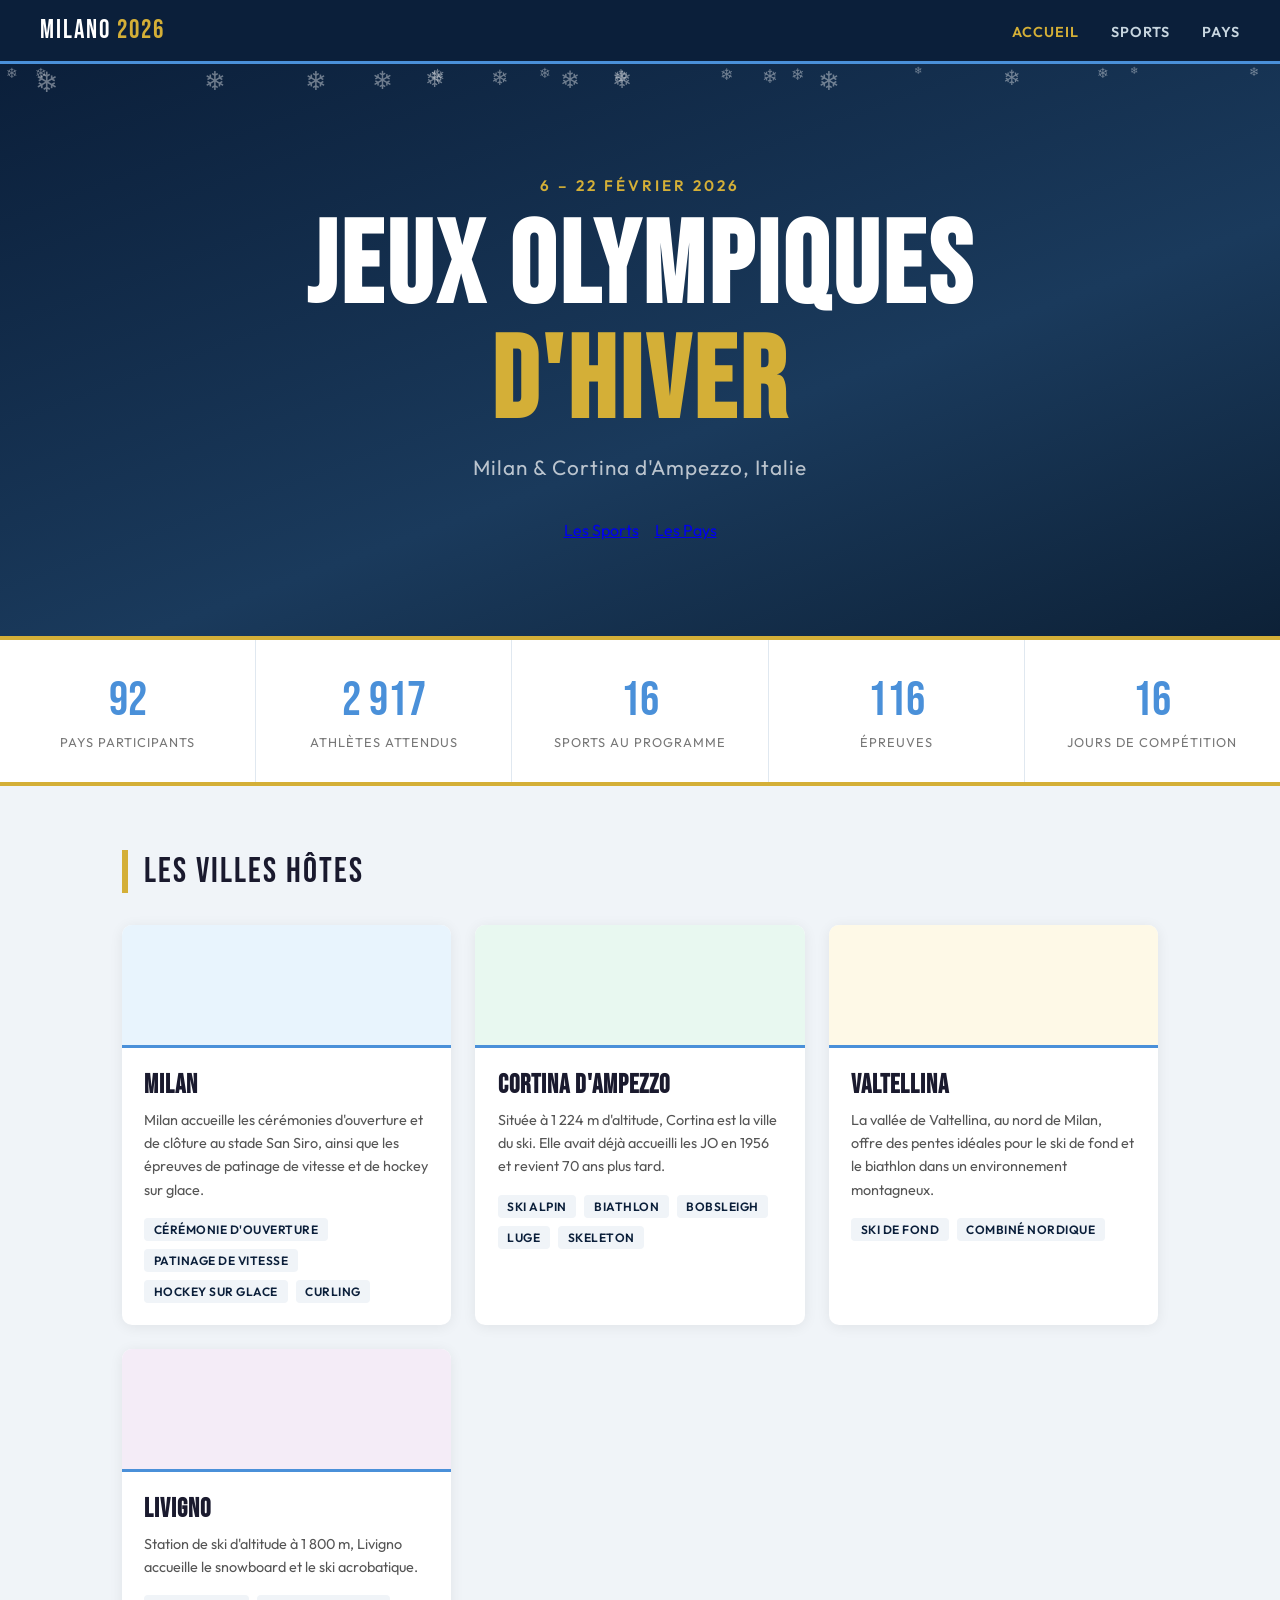
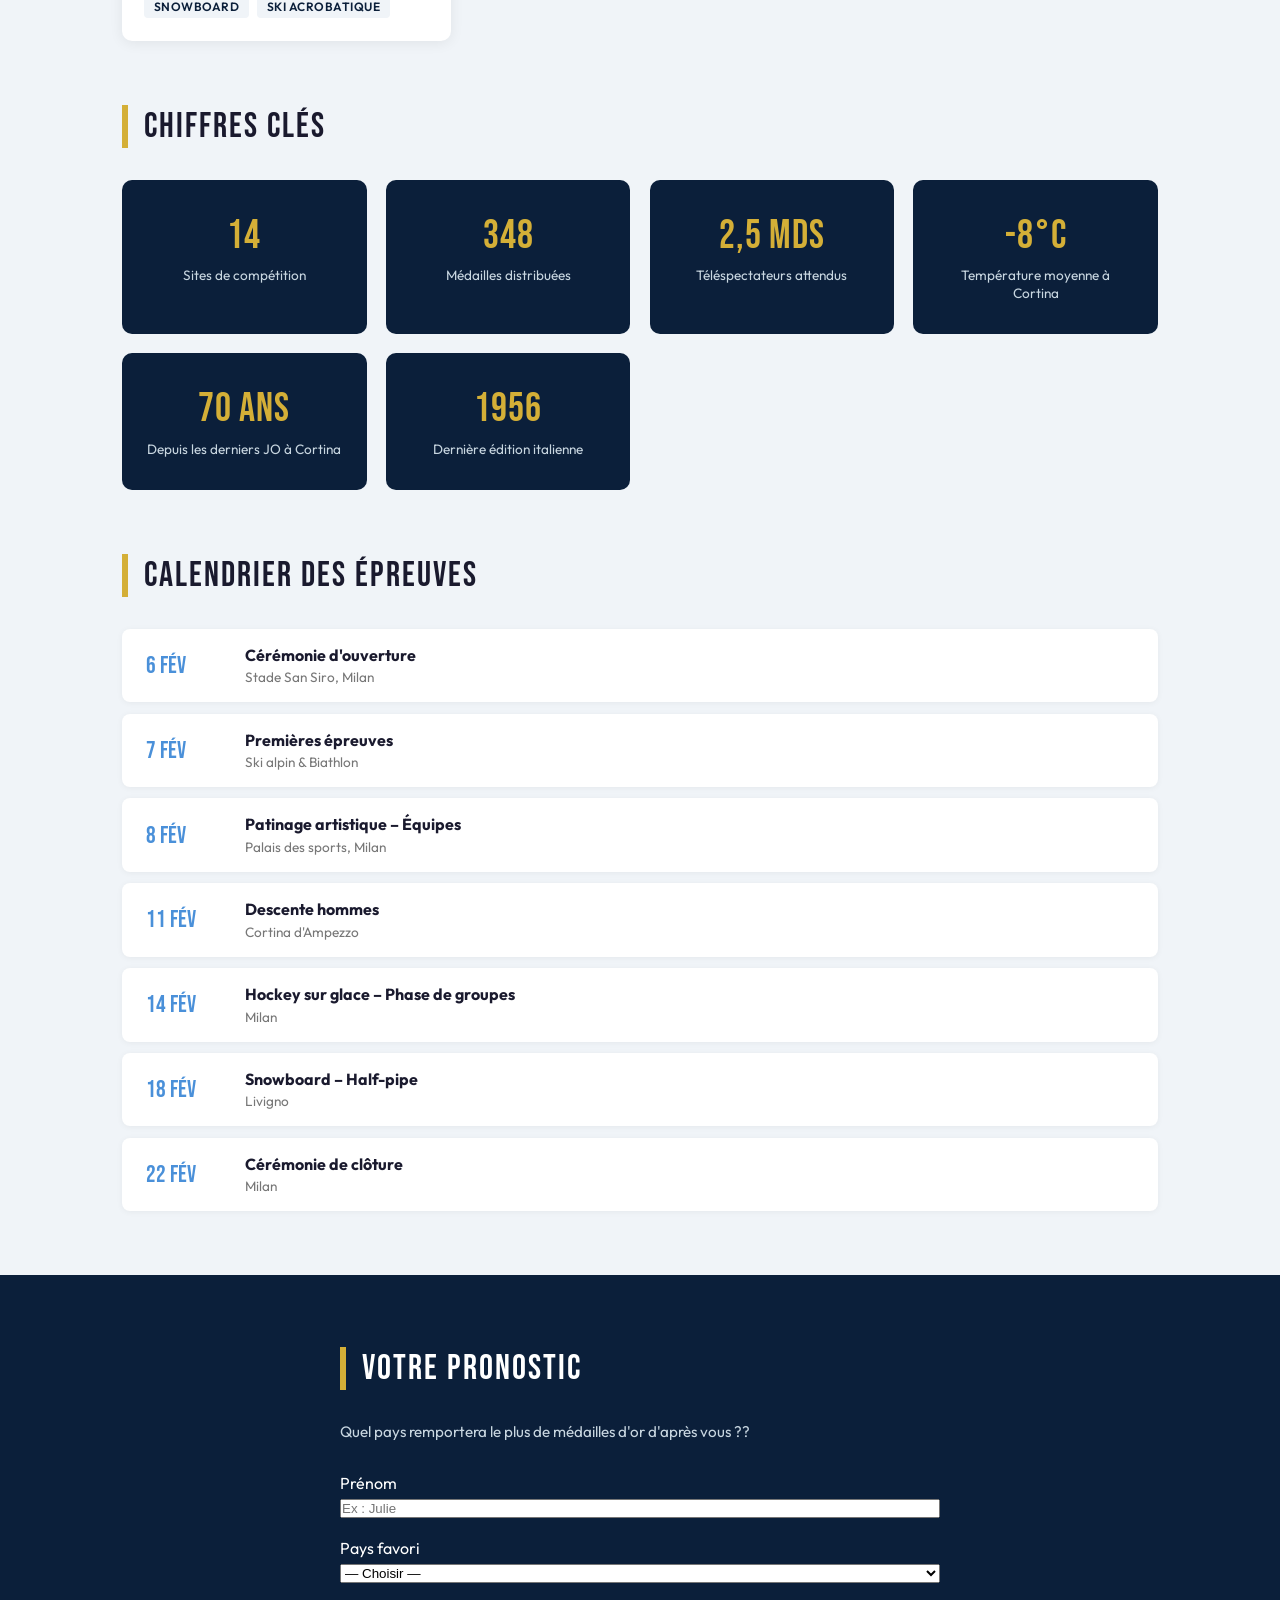
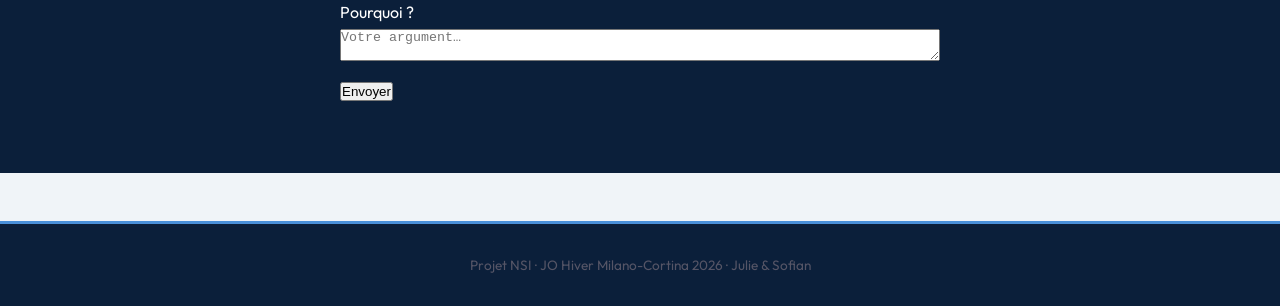
<file: index.html>
<!DOCTYPE html>
<html lang="fr">

<head>
    <meta charset="UTF-8">
    <meta name="viewport" content="width=device-width, initial-scale=1.0">
    <title>JO Hiver 2026 – Milan-Cortina</title>
    <link href="https://fonts.googleapis.com/css2?family=Bebas+Neue&family=Outfit:wght@300;400;600&display=swap" rel="stylesheet">
    <link rel="stylesheet" href="style.css">
    <link rel="stylesheet" href="index.css">
</head>

<body>
    <nav class="navbar">
        <a href="index.html" class="navbar-logo">Milano <span>2026</span></a>
        <ul class="navbar-links">
            <li><a href="index.html" class="page-active">Accueil</a></li>
            <li><a href="sports.html">Sports</a></li>
            <li><a href="pays.html">Pays</a></li>
        </ul>
    </nav>

    <section class="hero">
        <div class="hero-flocons" id="flocons"></div>
        <div class="hero-contenu">
            <p class="hero-surtitre">6 – 22 Février 2026</p>
            <h1 class="hero-titre">Jeux Olympiques<br><span>d'Hiver</span></h1>
            <p class="hero-sous-titre">Milan & Cortina d'Ampezzo, Italie</p>
            <div class="hero-boutons">
                <a href="sports.html" class="btn btn-or">Les Sports</a>
                <a href="pays.html" class="btn btn-contour">Les Pays</a>
            </div>
        </div>
    </section>

    <div class="stats-bandeau">
        <div class="stat-item" id="stat-pays"></div>
        <div class="stat-item" id="stat-athletes"></div>
        <div class="stat-item" id="stat-sports"></div>
        <div class="stat-item" id="stat-epreuves"></div>
        <div class="stat-item" id="stat-jours"></div>
    </div>

    <div class="section-wrapper">
        <div class="section-titre">Les Villes Hôtes</div>
        <div class="villes-grille" id="villesGrille"></div>
    </div>

    <div class="section-wrapper">
        <div class="section-titre">Chiffres Clés</div>
        <div class="chiffres-grille" id="chiffresGrille"></div>
    </div>

    <div class="section-wrapper">
        <div class="section-titre">Calendrier des épreuves</div>
        <div class="calendrier-liste" id="calendrierListe"></div>
    </div>

    <section class="formulaire-section">
        <div class="formulaire-inner">
            <div class="section-titre" style="color:#fff; border-color: var(--or)">Votre pronostic</div>
            <p class="formulaire-intro">Quel pays remportera le plus de médailles d'or d'après vous ??</p>
            <div class="champ-groupe">
                <label for="prenom">Prénom</label>
                <input type="text" id="prenom" placeholder="Ex : Julie">
            </div>
            <div class="champ-groupe">
                <label for="pays-favori">Pays favori</label>
                <select id="pays-favori">
                <option value="">— Choisir —</option>
                <option>Norvège</option>
                <option>Allemagne</option>
                <option>Autriche</option>
                <option>États-Unis</option>
                <option>Canada</option>
                <option>France</option>
                <option>Suède</option>
                <option>Italie</option>
            </select>
            </div>
            <div class="champ-groupe">
                <label for="raison">Pourquoi ?</label>
                <textarea id="raison" placeholder="Votre argument…"></textarea>
            </div>
            <button class="btn btn-or" id="boutonEnvoyer">Envoyer</button>
            <div class="confirmation" id="confirmation"></div>
        </div>
    </section>

    <footer class="site-footer">
        <p>Projet NSI · JO Hiver Milano-Cortina 2026 · Julie & Sofian</p>
    </footer>

    <script src="index.js"></script>
    <script src="hero.js"></script>
</body>

</html>
</file>
<file: style.css>
/* Base */

:root {
    --bleu-nuit: #0B1F3A;
    --bleu-glace: #4A90D9;
    --blanc-neige: #F0F4F8;
    --argent: #C8D6E0;
    --bleu-clair-legerement-gris-avec-une-petite-teinte-de-bleu: #9ABAE7;
    --jaune-soleil-plutot-clair-compare-au-jaune-or: #FFE070;
    --bleu-violet-clair-legerement-gris-UV: #9495D6;
    --or: #D4AF37;
    --texte: #1a1a2e;
    --carte: #ffffff;
}

* {
    margin: 0;
    padding: 0;
    box-sizing: border-box;
}

body {
    font-family: 'Outfit', sans-serif;
    background-color: var(--blanc-neige);
    color: var(--texte);
    min-height: 100vh;
}


/* Navbar */

.navbar {
    background: var(--bleu-nuit);
    display: flex;
    align-items: center;
    justify-content: space-between;
    padding: 0 2.5rem;
    height: 64px;
    position: sticky;
    top: 0;
    z-index: 100;
    border-bottom: 3px solid var(--bleu-glace);
}

.navbar-logo {
    font-family: 'Bebas Neue', sans-serif;
    font-size: 1.6rem;
    color: #fff;
    letter-spacing: 2px;
    text-decoration: none;
}

.navbar-logo span {
    color: var(--or);
}

.navbar-links {
    display: flex;
    gap: 2rem;
    list-style: none;
}

.navbar-links a {
    color: var(--argent);
    text-decoration: none;
    font-size: .9rem;
    font-weight: 600;
    letter-spacing: 1px;
    text-transform: uppercase;
    transition: color .2s;
}

.navbar-links a:hover,
.navbar-links a.page-active {
    color: var(--or);
}


/* Pied de page */

.site-footer {
    text-align: center;
    padding: 2rem;
    background: var(--bleu-nuit);
    color: #556;
    font-size: .85rem;
    margin-top: 3rem;
    border-top: 3px solid var(--bleu-glace);
}


/* En-tête */

.page-header {
    color: #fff;
    padding: 4.5rem 2.5rem 3.5rem;
    text-align: center;
    position: relative;
    overflow: hidden;
}

.page-header::before {
    content: '';
    position: absolute;
    inset: 0;
    background: repeating-linear-gradient( -55deg, transparent, transparent 40px, rgba(255, 255, 255, .03) 40px, rgba(255, 255, 255, .03) 41px);
}

.page-header h1 {
    font-family: 'Bebas Neue', sans-serif;
    font-size: clamp(2.8rem, 7vw, 5.5rem);
    letter-spacing: 4px;
    position: relative;
}

.page-header p {
    margin-top: 1rem;
    font-size: 1.1rem;
    color: rgba(255, 255, 255, .75);
    position: relative;
    max-width: 600px;
    margin-left: auto;
    margin-right: auto;
}


/* Catégories */

.section-wrapper {
    max-width: 1100px;
    margin: 4rem auto;
    padding: 0 2rem;
}

.section-titre {
    font-family: 'Bebas Neue', sans-serif;
    font-size: 2.2rem;
    letter-spacing: 2px;
    border-left: 6px solid var(--or);
    padding-left: 1rem;
    margin-bottom: 2rem;
}
</file>
<file: index.css>
.hero {
    background: linear-gradient(160deg, var(--bleu-nuit) 0%, #1a3a5c 60%, #0d2137 100%);
    color: #fff;
    padding: 7rem 2.5rem 6rem;
    text-align: center;
    position: relative;
    overflow: hidden;
    min-height: 480px;
    display: flex;
    align-items: center;
    justify-content: center;
}

.hero-flocons {
    position: absolute;
    inset: 0;
    pointer-events: none;
}

.flocon {
    position: absolute;
    color: rgba(255, 255, 255, .4);
    font-size: 1.2rem;
    animation: tomber linear infinite;
}

@keyframes tomber {
    0% {
        transform: translateY(-20px) rotate(0deg);
        opacity: .7;
    }
    100% {
        transform: translateY(110vh) rotate(360deg);
        opacity: 0;
    }
}

.hero-contenu {
    position: relative;
    z-index: 2;
}

.hero-surtitre {
    font-size: .95rem;
    font-weight: 600;
    letter-spacing: 3px;
    text-transform: uppercase;
    color: var(--or);
    margin-bottom: 1rem;
}

.hero-titre {
    font-family: 'Bebas Neue', sans-serif;
    font-size: clamp(3.5rem, 9vw, 7.5rem);
    letter-spacing: 4px;
    line-height: 1;
}

.hero-titre span {
    color: var(--or);
}

.hero-sous-titre {
    font-size: 1.3rem;
    color: rgba(255, 255, 255, .7);
    margin-top: .8rem;
    letter-spacing: 1px;
}

.hero-boutons {
    display: flex;
    gap: 1rem;
    justify-content: center;
    flex-wrap: wrap;
    margin-top: 2.5rem;
}

.stats-bandeau {
    display: flex;
    justify-content: center;
    flex-wrap: wrap;
    border-top: 4px solid var(--or);
    border-bottom: 4px solid var(--or);
    background: #fff;
}

.stat-item {
    flex: 1;
    min-width: 150px;
    text-align: center;
    padding: 2rem 1rem;
    border-right: 1px solid #e0e8f0;
}

.stat-item:last-child {
    border-right: none;
}

.stat-chiffre {
    font-family: 'Bebas Neue', sans-serif;
    font-size: 3rem;
    color: var(--bleu-glace);
    display: block;
}

.stat-label {
    font-size: .8rem;
    color: #777;
    text-transform: uppercase;
    letter-spacing: 1px;
    margin-top: .3rem;
    display: block;
}

.villes-grille {
    display: grid;
    grid-template-columns: repeat(auto-fill, minmax(280px, 1fr));
    gap: 1.5rem;
}

.ville-carte {
    background: var(--carte);
    border-radius: 10px;
    overflow: hidden;
    box-shadow: 0 2px 14px rgba(0, 0, 0, .07);
    transition: transform .2s;
}

.ville-carte:hover {
    transform: translateY(-5px);
}

.ville-couleur {
    height: 120px;
    display: flex;
    align-items: center;
    justify-content: center;
    font-size: 4rem;
}

.ville-corps {
    padding: 1.4rem;
    border-top: 3px solid var(--bleu-glace);
}

.ville-corps h3 {
    font-family: 'Bebas Neue', sans-serif;
    font-size: 1.6rem;
    letter-spacing: 1px;
    margin-bottom: .5rem;
}

.ville-corps p {
    font-size: .9rem;
    color: #555;
    line-height: 1.6;
}

.ville-tags {
    display: flex;
    flex-wrap: wrap;
    gap: .5rem;
    margin-top: 1rem;
}

.ville-tag {
    font-size: .75rem;
    font-weight: 600;
    text-transform: uppercase;
    letter-spacing: .5px;
    padding: .25rem .6rem;
    border-radius: 4px;
    background: var(--blanc-neige);
    color: var(--bleu-nuit);
}

.chiffres-grille {
    display: grid;
    grid-template-columns: repeat(auto-fill, minmax(200px, 1fr));
    gap: 1.2rem;
}

.chiffre-carte {
    background: var(--bleu-nuit);
    color: #fff;
    border-radius: 10px;
    padding: 2rem 1.5rem;
    text-align: center;
}

.chiffre-icone {
    font-size: 2.2rem;
    margin-bottom: .8rem;
    display: block;
}

.chiffre-valeur {
    font-family: 'Bebas Neue', sans-serif;
    font-size: 2.5rem;
    color: var(--or);
    display: block;
    letter-spacing: 1px;
}

.chiffre-desc {
    font-size: .85rem;
    color: var(--argent);
    margin-top: .4rem;
    display: block;
}

.calendrier-liste {
    display: flex;
    flex-direction: column;
    gap: .7rem;
}

.calendrier-item {
    display: flex;
    align-items: center;
    gap: 1.2rem;
    background: var(--carte);
    padding: 1rem 1.5rem;
    border-radius: 8px;
    box-shadow: 0 1px 6px rgba(0, 0, 0, .05);
    transition: transform .15s;
}

.calendrier-item:hover {
    transform: translateX(5px);
}

.calendrier-date {
    font-family: 'Bebas Neue', sans-serif;
    font-size: 1.5rem;
    color: var(--bleu-glace);
    min-width: 80px;
}

.calendrier-info strong {
    display: block;
    font-size: 1rem;
    margin-bottom: .1rem;
}

.calendrier-info span {
    font-size: .85rem;
    color: #777;
}

.formulaire-section {
    background: var(--bleu-nuit);
    color: #fff;
    padding: 4.5rem 2rem;
    margin-top: 4rem;
}

.formulaire-inner {
    max-width: 600px;
    margin: 0 auto;
}

.formulaire-intro {
    color: var(--argent);
    margin-bottom: 2rem;
    font-size: .95rem;
}

.champ-groupe {
    display: flex;
    flex-direction: column;
    gap: .4rem;
    margin-bottom: 1.2rem;
}

.confirmation {
    display: none;
    margin-top: 1.2rem;
    background: #1a5c2e;
    color: #fff;
    padding: 1rem 1.5rem;
    border-radius: 6px;
    font-weight: 600;
}
</file>
